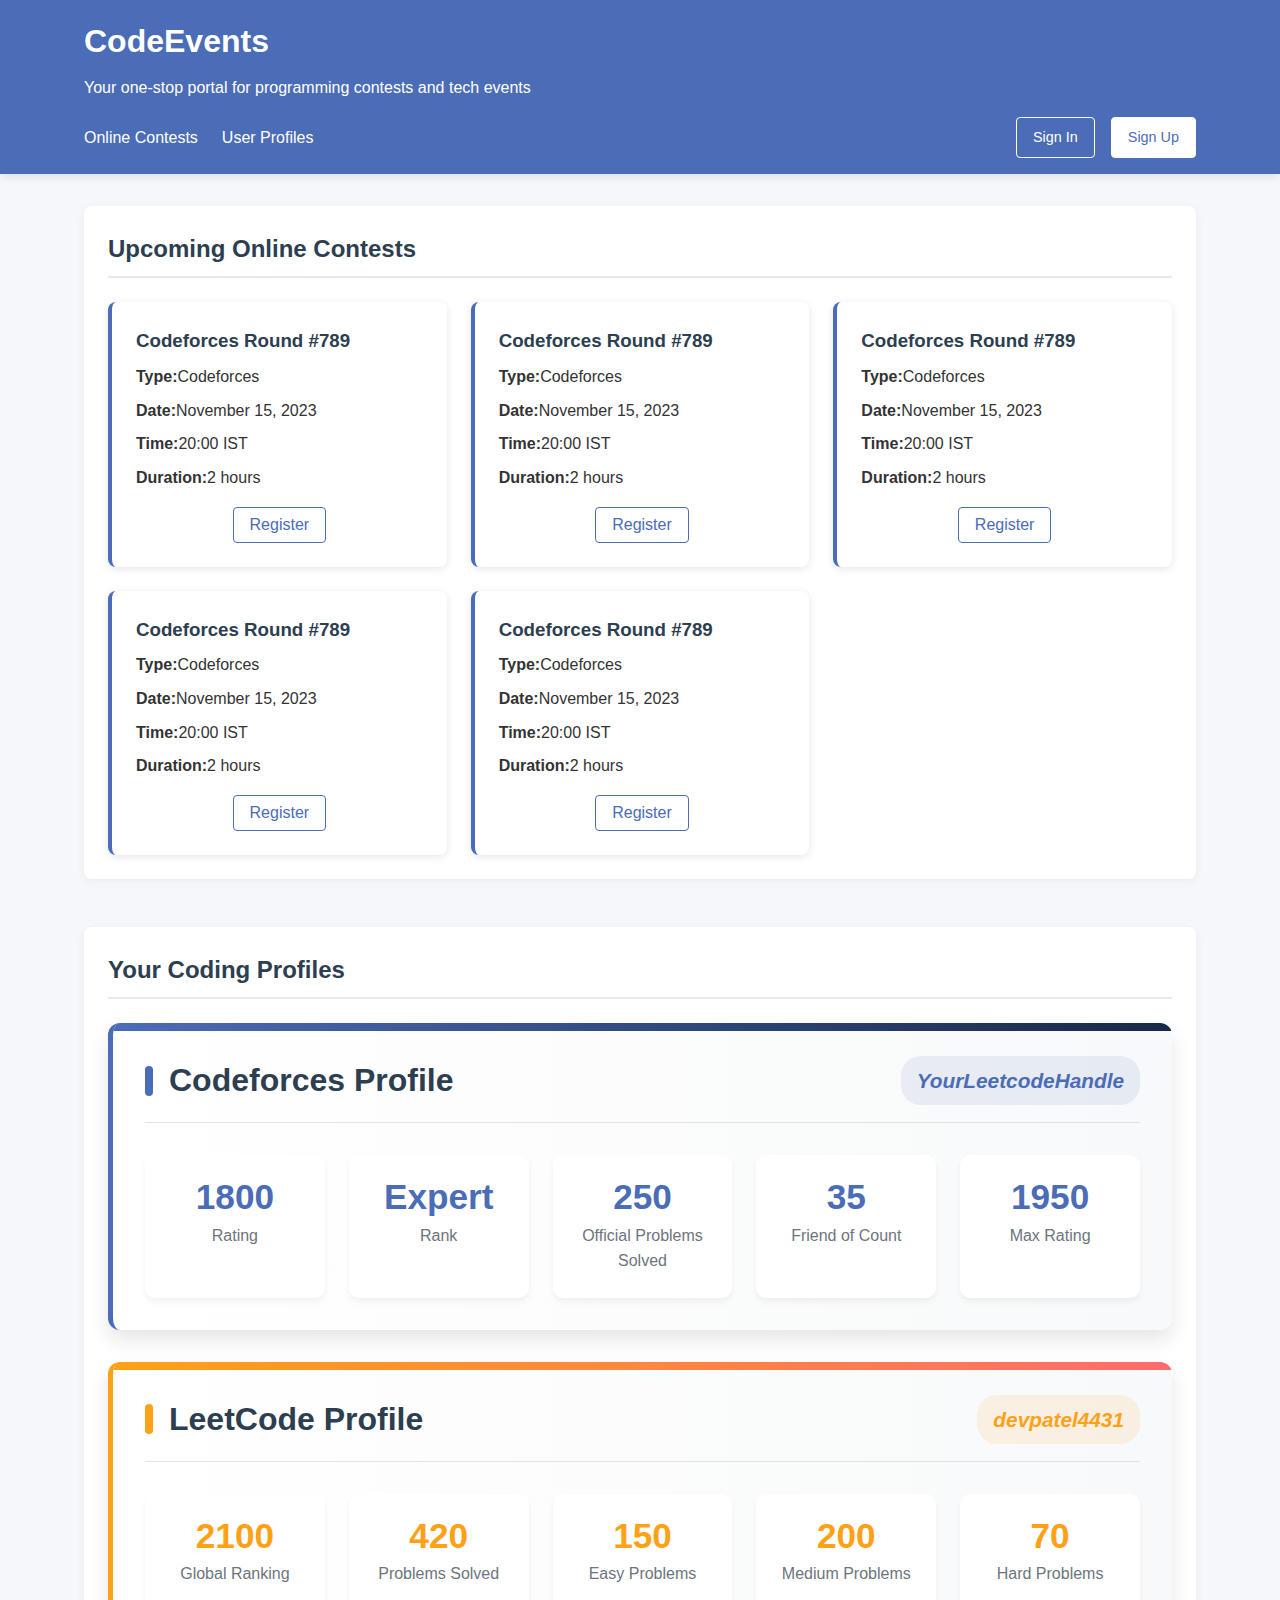
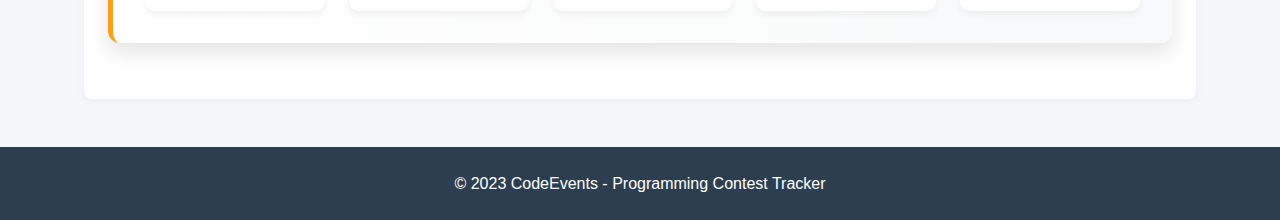
<file: Sem-2/intro_to_Web_Dev/index.html>
<!DOCTYPE html>
<html lang="en">
  <head>
    <meta charset="UTF-8" />
    <meta name="viewport" content="width=device-width, initial-scale=1.0" />
    <title>CodeEvents - Programming Contest Tracker</title>
    <link rel="stylesheet" href="index.css">
    <script type="module" src="script.js"></script>
  </head>
  <body>
    <header>
      <div class="container">
        <h1>CodeEvents</h1>
        <p>Your one-stop portal for programming contests and tech events</p>
        <div
          class="header-content"
          style="
            display: flex;
            justify-content: space-between;
            align-items: center;
          "
        >
          <nav>
            <ul>
              <li><a href="#online-contests">Online Contests</a></li>
              <li><a href="#user-profiles">User Profiles</a></li>
            </ul>
          </nav>
          <div class="auth-buttons">
            <a href="./signin.html" class="auth-btn">Sign In</a>
            <a href="./signup.html" class="auth-btn signup">Sign Up</a>
          </div>
        </div>
      </div>
    </header>

    <main class="container">
      <section id="online-contests">
        <h2>Upcoming Online Contests</h2>
        <div class="contest-list">
          <div class="contest-card" id="0">
            <h3>Codeforces Round #789</h3>
            <div class="contest-info">
              <p class="type"><strong>Type:</strong> Codeforces</p>
              <p class="date"><strong>Date:</strong> November 15, 2023</p>
              <p class="time"><strong>Time:</strong> 20:00 IST</p>
              <p class="duration"><strong>Duration:</strong> 2 hours</p>
            </div>
            <div class="contest-actions">
              <button class="reminder-btn">Register</button>
            </div>
          </div>

          <div class="contest-card" id="1">
            <h3>Codeforces Round #789</h3>
            <div class="contest-info">
              <p class="type"><strong>Type:</strong> Codeforces</p>
              <p class="date"><strong>Date:</strong> November 15, 2023</p>
              <p class="time"><strong>Time:</strong> 20:00 IST</p>
              <p class="duration"><strong>Duration:</strong> 2 hours</p>
            </div>
            <div class="contest-actions">
              <button class="reminder-btn">Register</button>
            </div>
          </div>

          <div class="contest-card" id="2">
            <h3>Codeforces Round #789</h3>
            <div class="contest-info">
              <p class="type"><strong>Type:</strong> Codeforces</p>
              <p class="date"><strong>Date:</strong> November 15, 2023</p>
              <p class="time"><strong>Time:</strong> 20:00 IST</p>
              <p class="duration"><strong>Duration:</strong> 2 hours</p>
            </div>
            <div class="contest-actions">
              <button class="reminder-btn">Register</button>
            </div>
          </div>

          <div class="contest-card" id="3">
            <h3>Codeforces Round #789</h3>
            <div class="contest-info">
              <p class="type"><strong>Type:</strong> Codeforces</p>
              <p class="date"><strong>Date:</strong> November 15, 2023</p>
              <p class="time"><strong>Time:</strong> 20:00 IST</p>
              <p class="duration"><strong>Duration:</strong> 2 hours</p>
            </div>
            <div class="contest-actions">
              <button class="reminder-btn">Register</button>
            </div>
          </div>

          <div class="contest-card" id="4">
            <h3>Codeforces Round #789</h3>
            <div class="contest-info">
              <p class="type"><strong>Type:</strong> Codeforces</p>
              <p class="date"><strong>Date:</strong> November 15, 2023</p>
              <p class="time"><strong>Time:</strong> 20:00 IST</p>
              <p class="duration"><strong>Duration:</strong> 2 hours</p>
            </div>
            <div class="contest-actions">
              <button class="reminder-btn">Register</button>
            </div>
          </div>
        </div>
      </section>

      <section id="user-profiles">
        <h2>Your Coding Profiles</h2>

        <!-- Codeforces Profile -->
        <div class="profile-card codeforces-card">
          <div class="profile-header CF">
            <h3>Codeforces Profile</h3>
            <i class="fas fa-code"
              ><span class="profile-handle" id="CFHandle"
                >YourLeetcodeHandle</span
              ></i
            >
          </div>
          <div class="profile-stats ps1">
            <div class="stat-item">
              <div class="stat-value rating">1800</div>
              <div class="stat-label">Rating</div>
            </div>
            <div class="stat-item">
              <div class="stat-value rank">Expert</div>
              <div class="stat-label">Rank</div>
            </div>
            <div class="stat-item">
              <div class="stat-value probs">250</div>
              <div class="stat-label">Official Problems Solved</div>
            </div>
            <div class="stat-item">
              <div class="stat-value frdcnt">35</div>
              <div class="stat-label">Friend of Count</div>
            </div>
            <div class="stat-item">
              <div class="stat-value max-rating">1950</div>
              <div class="stat-label">Max Rating</div>
            </div>
          </div>
        </div>

        <!-- LeetCode Profile -->
        <div class="profile-card leetcode-card">
          <div class="profile-header LC">
            <h3>LeetCode Profile</h3>
            <i class="fas fa-code"
              ><span class="profile-handle" id="LCHandle"
                >YourLeetcodeHandle</span
              ></i
            >
          </div>
          <div class="profile-stats LCprofile">
            <div class="stat-item">
              <div class="stat-value" id="LCRating">2100</div>
              <div class="stat-label">Global Ranking</div>
            </div>
            <div class="stat-item">
              <div class="stat-value" id="LCProbs">420</div>
              <div class="stat-label">Problems Solved</div>
            </div>
            <div class="stat-item">
              <div class="stat-value" id="LCEasy">150</div>
              <div class="stat-label">Easy Problems</div>
            </div>
            <div class="stat-item">
              <div class="stat-value" id="LCMid">200</div>
              <div class="stat-label">Medium Problems</div>
            </div>
            <div class="stat-item">
              <div class="stat-value" id="LCHard">70</div>
              <div class="stat-label">Hard Problems</div>
            </div>
          </div>
        </div>
      </section>
    </main>

    <footer>
      <div class="container">
        <p>&copy; 2023 CodeEvents - Programming Contest Tracker</p>
      </div>
    </footer>
  </body>
</html>
</file>
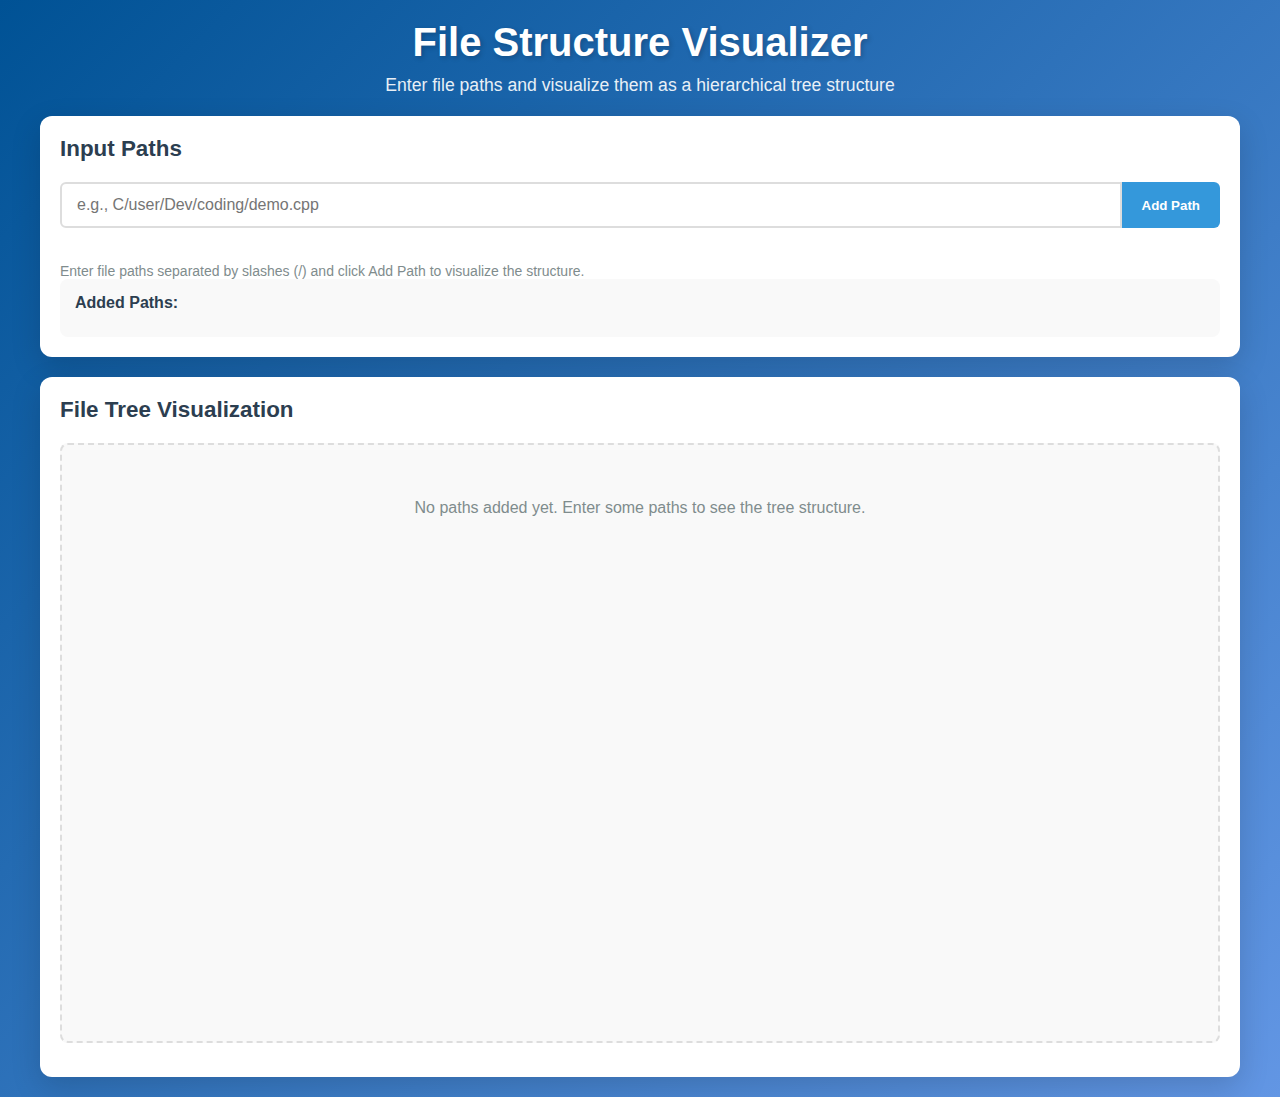
<file: Sem-3/Data_Structures/index.html>
<!DOCTYPE html>
<html lang="en">
  <head>
    <meta charset="UTF-8" />
    <meta name="viewport" content="width=device-width, initial-scale=1.0" />
    <title>File Structure Visualizer</title>
    <link
      rel="stylesheet"
      href="https://cdnjs.cloudflare.com/ajax/libs/font-awesome/6.4.0/css/all.min.css"
    />
    <link rel="stylesheet" href="style.css" />
  </head>
  <body>
    <div class="container">
      <header>
        <h1>File Structure Visualizer</h1>
        <p>
          Enter file paths and visualize them as a hierarchical tree structure
        </p>
      </header>

      <div class="main-content">
        <div class="input-section">
          <h2>Input Paths</h2>
          <div class="input-form">
            <input
              type="text"
              id="path-input"
              placeholder="e.g., C/user/Dev/coding/demo.cpp"
            />
            <button id="add-btn">Add Path</button>
          </div>
          <p class="instructions">
            Enter file paths separated by slashes (/) and click Add Path to
            visualize the structure.
          </p>

          <div class="paths-list">
            <h3>Added Paths:</h3>
            <div id="paths-container"></div>
          </div>
        </div>

        <div class="visualization-section">
          <h2>File Tree Visualization</h2>
          <div class="tree-container">
            <div id="file-tree" class="file-tree">
              <div class="empty-state">
                No paths added yet. Enter some paths to see the tree structure.
              </div>
            </div>
          </div>
        </div>
      </div>
    </div>
    <script src="script.js"></script>
  </body>
</html>
</file>
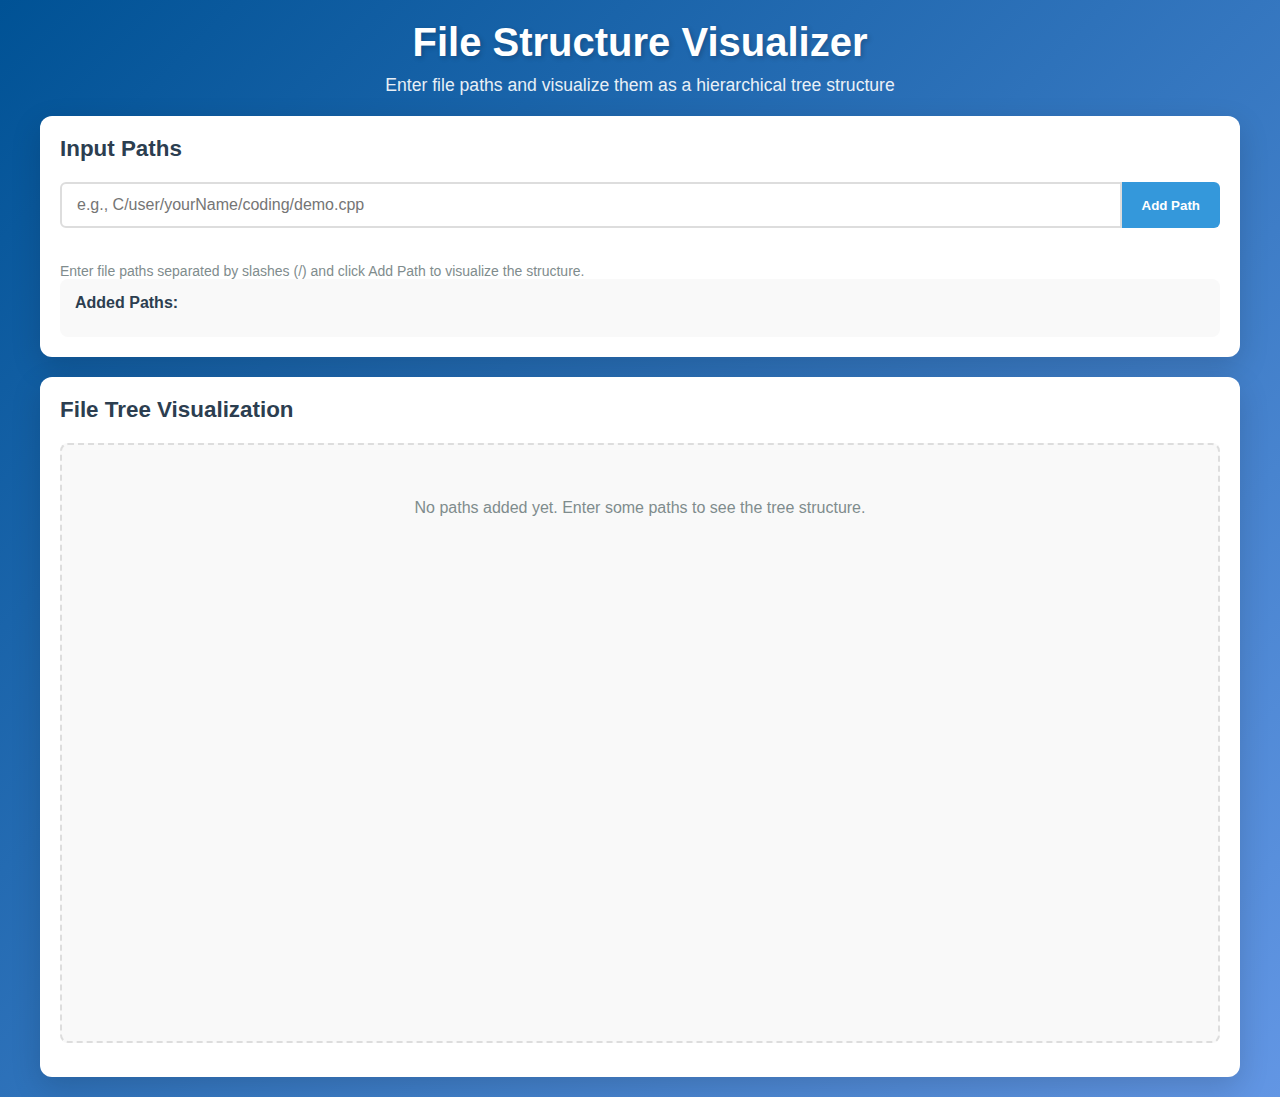
<file: University_Assignments/Sem-3/Data_Structures/index.html>
<!DOCTYPE html>
<html lang="en">
  <head>
    <meta charset="UTF-8" />
    <meta name="viewport" content="width=device-width, initial-scale=1.0" />
    <title>File Structure Visualizer</title>
    <link
      rel="stylesheet"
      href="https://cdnjs.cloudflare.com/ajax/libs/font-awesome/6.4.0/css/all.min.css"
    />
    <link rel="stylesheet" href="style.css" />
  </head>
  <body>
    <div class="container">
      <header>
        <h1>File Structure Visualizer</h1>
        <p>
          Enter file paths and visualize them as a hierarchical tree structure
        </p>
      </header>

      <div class="main-content">
        <div class="input-section">
          <h2>Input Paths</h2>
          <div class="input-form">
            <input
              type="text"
              id="path-input"
              placeholder="e.g., C/user/yourName/coding/demo.cpp"
            />
            <button id="add-btn">Add Path</button>
          </div>
          <p class="instructions">
            Enter file paths separated by slashes (/) and click Add Path to
            visualize the structure.
          </p>

          <div class="paths-list">
            <h3>Added Paths:</h3>
            <div id="paths-container"></div>
          </div>
        </div>

        <div class="visualization-section">
          <h2>File Tree Visualization</h2>
          <div class="tree-container">
            <div id="file-tree" class="file-tree">
              <div class="empty-state">
                No paths added yet. Enter some paths to see the tree structure.
              </div>
            </div>
          </div>
        </div>
      </div>
    </div>
    <script src="script.js"></script>
  </body>
</html>
</file>
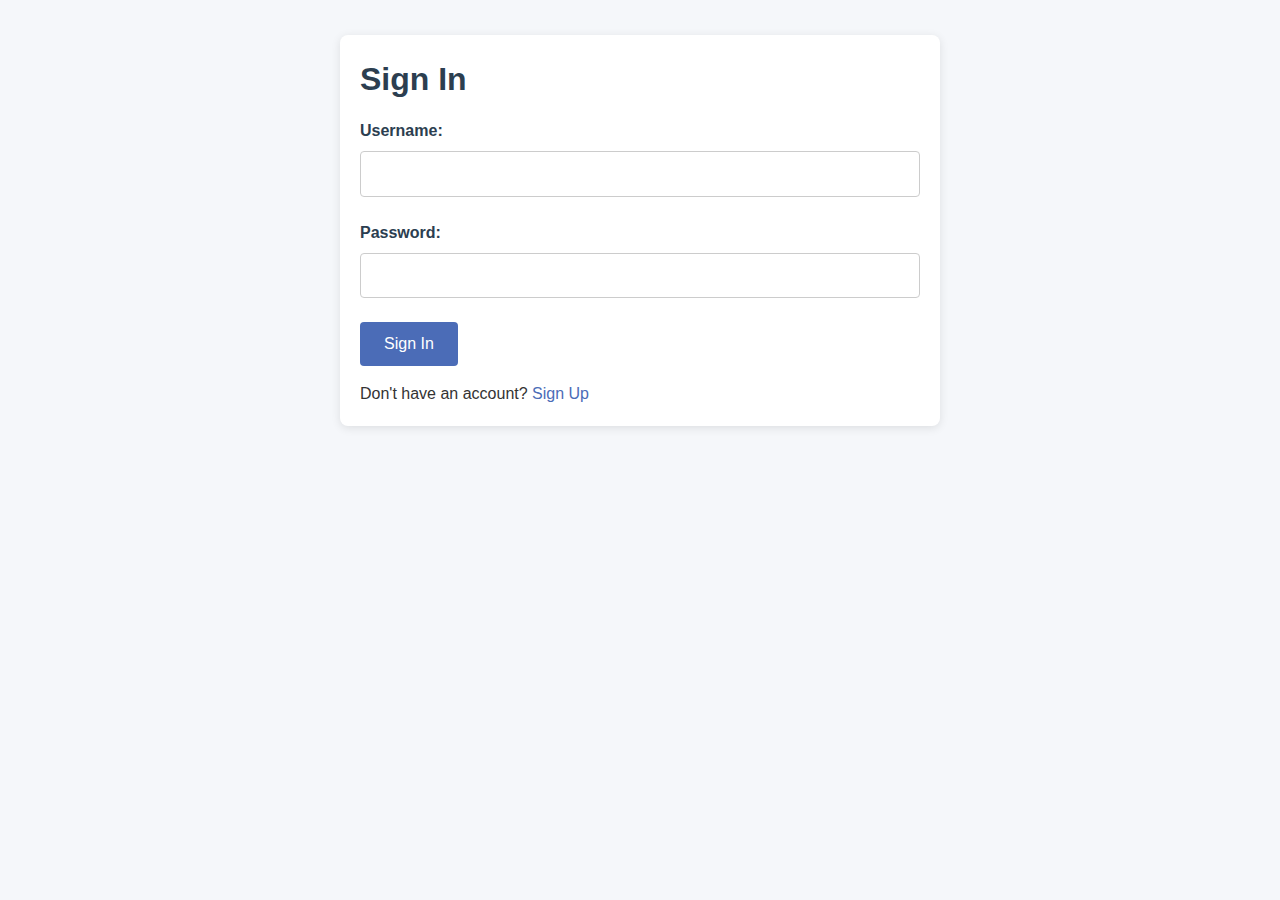
<file: Sem-2/intro_to_Web_Dev/signin.html>
<!DOCTYPE html>
<html lang="en">
<head>
    <meta charset="UTF-8">
    <meta name="viewport" content="width=device-width, initial-scale=1.0">
    <title>Sign In - CodeEvents</title>
    <link rel="stylesheet" href="styles.css">
</head>
<body>
    <div class="container">
        <h1>Sign In</h1>
        <form id="signin-form" action="index.html">
            <div class="form-group">
                <label for="username">Username:</label>
                <input type="text" id="username" name="username" required>
            </div>
            <div class="form-group">
                <label for="password">Password:</label>
                <input type="password" id="password" name="password" required>
            </div>
            <button type="submit">Sign In</button>
        </form>
        <p>Don't have an account? <a href="signup.html">Sign Up</a></p>
    </div>
    <script src="script.js"></script>
</body>
</html>
</file>
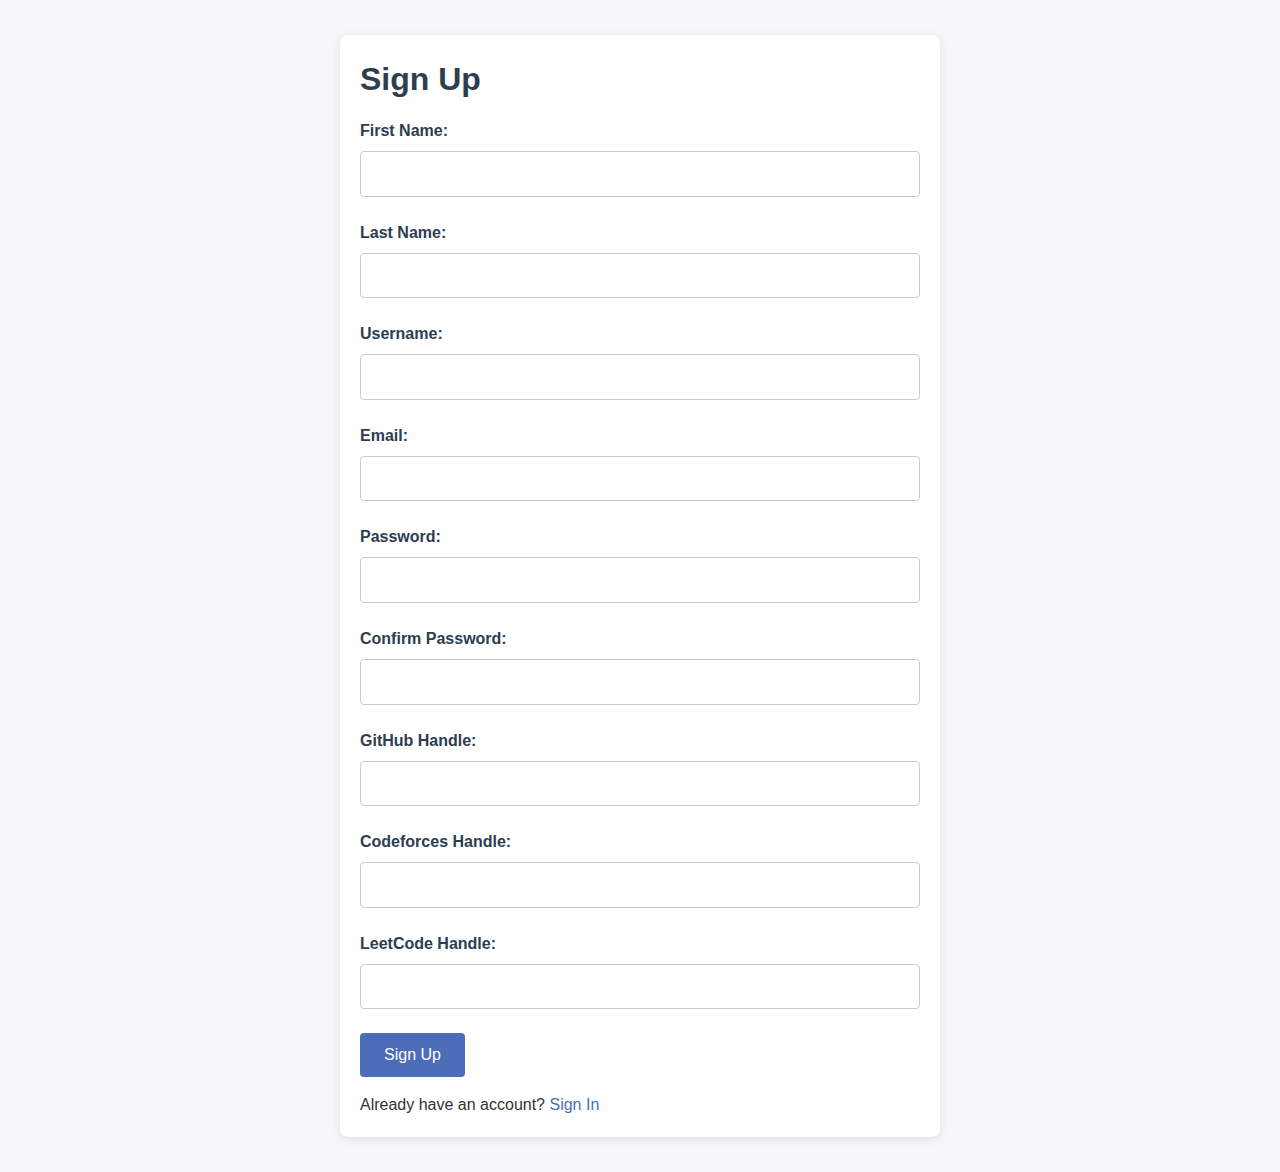
<file: Sem-2/intro_to_Web_Dev/signup.html>
<!DOCTYPE html>
<html lang="en">
  <head>
    <meta charset="UTF-8" />
    <meta name="viewport" content="width=device-width, initial-scale=1.0" />
    <title>Sign Up - CodeEvents</title>
    <link rel="stylesheet" href="styles.css" />
    <script src="https://code.jquery.com/jquery-3.6.0.min.js"></script>
  </head>
  <body>
    <div class="container">
      <h1>Sign Up</h1>
      <form id="signup-form" action="index.html" method="get">
        <div class="form-group">
          <label>First Name:</label>
          <input type="text" class="input-field" name="first-name" required />
          <span class="error">First Name is required</span>
        </div>
        <div class="form-group">
          <label>Last Name:</label>
          <input type="text" class="input-field" name="last-name" required />
          <span class="error">Last Name is required</span>
        </div>
        <div class="form-group">
          <label>Username:</label>
          <input type="text" class="input-field" name="username" required />
          <span class="error">Username is required</span>
        </div>
        <div class="form-group">
          <label>Email:</label>
          <input type="email" class="input-field" name="email" required />
          <span class="error">Enter a valid email</span>
        </div>
        <div class="form-group">
          <label>Password:</label>
          <input type="password" class="input-field" name="password" required />
          <span class="error">Password is required</span>
        </div>
        <div class="form-group">
          <label>Confirm Password:</label>
          <input
            type="password"
            class="input-field"
            name="confirm-password"
            required
          />
          <span class="error">Passwords do not match</span>
        </div>
        <div class="form-group">
          <label>GitHub Handle:</label>
          <input type="text" class="input-field" name="github-handle" />
        </div>
        <div class="form-group">
          <label>Codeforces Handle:</label>
          <input type="text" class="input-field" name="codeforces-handle" />
        </div>
        <div class="form-group">
          <label>LeetCode Handle:</label>
          <input type="text" class="input-field" name="leetcode-handle" />
        </div>
        <button type="submit">Sign Up</button>
      </form>
      <p>Already have an account? <a href="signin.html">Sign In</a></p>
    </div>

    <script>
      $(document).ready(function () {
        $("#signup-form").submit(function (event) {
          let isValid = true;
          $(".error").hide();

          $(".input-field").each(function () {
            if ($(this).val().trim() === "") {
              $(this).siblings(".error").show();
              isValid = false;
            }
          });

          let email = $("input[name='email']").val();
          let emailPattern = /^[a-zA-Z0-9._%+-]+@[a-zA-Z0-9.-]+\.[a-zA-Z]{2,}$/;
          if (!emailPattern.test(email)) {
            $("input[name='email']").siblings(".error").show();
            isValid = false;
          }

          let password = $("input[name='password']").val();
          let confirmPassword = $("input[name='confirm-password']").val();
          if (password !== confirmPassword) {
            $("input[name='confirm-password']").siblings(".error").show();
            isValid = false;
          }

          if (!isValid) {
            event.preventDefault();
          }
        });
      });
    </script>
  </body>
</html>
</file>
<file: Sem-2/intro_to_Web_Dev/index.css>
* {
  margin: 0;
  padding: 0;
  box-sizing: border-box;
  font-family: "Segoe UI", Tahoma, Geneva, Verdana, sans-serif;
}

body {
  background-color: #f5f7fa;
  color: #333;
  line-height: 1.6;
}

.container {
  width: 90%;
  max-width: 1200px;
  margin: 0 auto;
  padding: 0 20px;
}

header {
  background-color: #4b6cb7;
  color: white;
  padding: 1rem 0;
  box-shadow: 0 2px 10px rgba(0, 0, 0, 0.1);
}

header h1 {
  font-size: 2rem;
  margin-bottom: 0.5rem;
}

header p {
  font-size: 1rem;
  margin-bottom: 1rem;
}

nav ul {
  display: flex;
  list-style: none;
}

nav ul li {
  margin-right: 1.5rem;
}

nav ul li a {
  color: white;
  text-decoration: none;
  font-weight: 500;
  padding: 0.5rem 0;
  border-bottom: 2px solid transparent;
  transition: border-color 0.3s;
}

nav ul li a:hover {
  border-color: white;
}

.auth-buttons {
  margin-left: auto;
  display: flex;
  gap: 1rem;
}

.auth-btn {
  background-color: transparent;
  color: white;
  border: 1px solid white;
  padding: 0.5rem 1rem;
  border-radius: 4px;
  cursor: pointer;
  font-size: 0.9rem;
  transition: all 0.3s;
  text-decoration: none;
}

.auth-btn.signup {
  background-color: white;
  color: #4b6cb7;
}

.auth-btn:hover {
  transform: translateY(-2px);
  box-shadow: 0 2px 5px rgba(0, 0, 0, 0.2);
}

main {
  padding: 2rem 0;
}

section {
  margin-bottom: 3rem;
  background: white;
  border-radius: 8px;
  padding: 1.5rem;
  box-shadow: 0 2px 10px rgba(0, 0, 0, 0.05);
}

#online-contests {
  margin-top: 2rem;
}

h2 {
  color: #2c3e50;
  margin-bottom: 1.5rem;
  padding-bottom: 0.5rem;
  border-bottom: 2px solid #eaeaea;
}

button {
  background-color: #4b6cb7;
  color: white;
  border: none;
  padding: 0.8rem 1.5rem;
  border-radius: 4px;
  cursor: pointer;
  font-size: 1rem;
  font-weight: 500;
  transition: background-color 0.3s;
}

button:hover {
  background-color: #3a5795;
}

.contest-list,
.event-list {
  display: grid;
  grid-template-columns: repeat(auto-fill, minmax(300px, 1fr));
  gap: 1.5rem;
}

.contest-card,
.event-card {
  background: white;
  border-radius: 8px;
  padding: 1.5rem;
  box-shadow: 0 2px 8px rgba(0, 0, 0, 0.1);
  border-left: 4px solid #4b6cb7;
  transition: transform 0.3s;
}

.contest-card:hover,
.event-card:hover {
  transform: translateY(-5px);
}

.contest-card h3,
.event-card h3 {
  color: #2c3e50;
  margin-bottom: 0.5rem;
}

.contest-info,
.event-info {
  margin-bottom: 1rem;
}

.contest-info p,
.event-info p {
  margin-bottom: 0.5rem;
  display: flex;
  align-items: center;
}

.contest-actions,
.event-actions {
  display: flex;
  justify-content: center;
}

.reminder-btn {
  background-color: transparent;
  color: #4b6cb7;
  border: 1px solid #4b6cb7;
  padding: 0.5rem 1rem;
}

.reminder-btn:hover {
  background-color: #f0f4ff;
}

.loading {
  text-align: center;
  padding: 2rem;
  font-size: 1.2rem;
  color: #666;
}

.error-message {
  background-color: #ffe6e6;
  color: #d33;
  padding: 1rem;
  border-radius: 4px;
  margin-bottom: 1rem;
  border-left: 4px solid #d33;
}

footer {
  background-color: #2c3e50;
  color: white;
  padding: 1.5rem 0;
  text-align: center;
  margin-top: 2rem;
}

.profile-card {
  background: linear-gradient(to right, #ffffff, #f8f9fa);
  border-radius: 12px;
  padding: 2rem;
  box-shadow: 0 10px 20px rgba(0, 0, 0, 0.1);
  margin-bottom: 2rem;
  transition: all 0.3s ease;
  width: 100%;
  position: relative;
  overflow: hidden;
}

.profile-card::before {
  content: "";
  position: absolute;
  top: 0;
  left: 0;
  width: 100%;
  height: 8px;
  background: linear-gradient(to right, #4b6cb7, #182848);
}

.profile-card:hover {
  transform: translateY(-10px);
  box-shadow: 0 15px 30px rgba(0, 0, 0, 0.15);
}

.profile-header {
  display: flex;
  justify-content: space-between;
  align-items: center;
  margin-bottom: 2rem;
  padding-bottom: 1rem;
  border-bottom: 1px solid rgba(0, 0, 0, 0.1);
}

.profile-header h3 {
  font-size: 2rem;
  color: #2c3e50;
  font-weight: 700;
  position: relative;
  padding-left: 1.5rem;
}

.profile-header h3::before {
  content: "";
  position: absolute;
  left: 0;
  top: 50%;
  transform: translateY(-50%);
  width: 8px;
  height: 30px;
  background-color: #4b6cb7;
  border-radius: 4px;
}

.profile-handle {
  font-size: 1.3rem;
  font-weight: 600;
  color: #4b6cb7;
  background-color: rgba(75, 108, 183, 0.1);
  padding: 0.5rem 1rem;
  border-radius: 20px;
  display: inline-flex;
  align-items: center;
}

.profile-handle i {
  margin-right: 8px;
}

.profile-stats {
  display: flex;
  flex-wrap: wrap;
  gap: 1.5rem;
  justify-content: space-between;
}

.stat-item {
  flex: 1;
  min-width: 150px;
  background-color: #ffffff;
  padding: 1.5rem;
  border-radius: 10px;
  box-shadow: 0 4px 6px rgba(0, 0, 0, 0.05);
  text-align: center;
  transition: all 0.3s ease;
  position: relative;
  overflow: hidden;
}

.stat-item::after {
  content: "";
  position: absolute;
  bottom: 0;
  left: 0;
  width: 100%;
  height: 4px;
  background: linear-gradient(to right, #4b6cb7, #182848);
  transform: scaleX(0);
  transform-origin: left;
  transition: transform 0.3s ease;
}

.stat-item:hover {
  transform: translateY(-5px);
  box-shadow: 0 8px 15px rgba(0, 0, 0, 0.1);
}

.stat-item:hover::after {
  transform: scaleX(1);
}

.stat-value {
  font-size: 2.2rem;
  font-weight: bold;
  color: #4b6cb7;
  margin-bottom: 0.5rem;
  line-height: 1;
}

.stat-label {
  font-size: 1rem;
  color: #6c757d;
  font-weight: 500;
}

.codeforces-card {
  border-left: 5px solid #4b6cb7;
}

.leetcode-card {
  border-left: 5px solid #ffa116;
}

.leetcode-card .stat-value {
  color: #ffa116;
}

.leetcode-card .profile-header h3::before {
  background-color: #ffa116;
}

.leetcode-card::before {
  background: linear-gradient(to right, #ffa116, #ff6b6b);
}

.leetcode-card .stat-item::after {
  background: linear-gradient(to right, #ffa116, #ff6b6b);
}

.leetcode-card .profile-handle {
  color: #ffa116;
  background-color: rgba(255, 161, 22, 0.1);
}
</file>
<file: Sem-3/Data_Structures/style.css>
* {
  margin: 0;
  padding: 0;
  box-sizing: border-box;
  font-family: "Segoe UI", Tahoma, Geneva, Verdana, sans-serif;
}

body {
  background: linear-gradient(135deg, #005295 0%, #6296e4 100%);
  min-height: 100vh;
  padding: 20px;
  overflow-x: hidden;
  overflow-y: auto;
}

.container {
  width: 100%;
  max-width: 1200px;
  margin: 0 auto;
  display: flex;
  flex-direction: column;
  min-height: 100vh;
  gap: 20px;
  overflow: visible;
}

header {
  text-align: center;
  color: white;
}

header h1 {
  font-size: 2.5rem;
  margin-bottom: 10px;
  text-shadow: 2px 2px 5px rgba(0, 0, 0, 0.2);
}

header p {
  font-size: 1.1rem;
  max-width: 600px;
  margin: 0 auto;
  opacity: 0.9;
}

.main-content {
  display: flex;
  flex-direction: column;
  height: 100%;
  gap: 20px;
}

.input-section {
  flex: 0 0 auto;
  background: white;
  border-radius: 12px;
  padding: 20px;
  box-shadow: 0 10px 30px rgba(0, 0, 0, 0.15);
  max-height: 350px;
  min-width: 0;
  overflow: visible;
  display: flex;
  flex-direction: column;
}

.input-section h2 {
  color: #2c3e50;
  margin-bottom: 20px;
  font-size: 1.4rem;
}

.input-form {
  display: flex;
  margin-bottom: 20px;
}

#path-input {
  flex: 1;
  padding: 12px 15px;
  border: 2px solid #ddd;
  border-radius: 6px 0 0 6px;
  font-size: 16px;
  transition: border-color 0.3s;
}

#path-input:focus {
  outline: none;
  border-color: #3498db;
}

#add-btn {
  background: #3498db;
  color: white;
  border: none;
  padding: 12px 20px;
  border-radius: 0 6px 6px 0;
  cursor: pointer;
  font-weight: 600;
  transition: background 0.3s;
}

#add-btn:hover {
  background: #2980b9;
}

.instructions {
  margin-top: 15px;
  font-size: 14px;
  color: #7f8c8d;
}

.paths-list {
  background: #f9f9f9;
  border-radius: 8px;
  padding: 15px;
  flex: 1;
  overflow-y: auto;
  max-height: 120px;
}

.paths-list h3 {
  font-size: 16px;
  margin-bottom: 10px;
  color: #2c3e50;
}

#paths-container {
  display: flex;
  flex-direction: column;
  gap: 8px;
}

.path-item {
  display: flex;
  justify-content: space-between;
  align-items: center;
  background: white;
  padding: 8px 12px;
  border-radius: 6px;
  font-size: 14px;
  border-left: 3px solid #3498db;
}

.path-item .delete-btn {
  color: #e74c3c;
  cursor: pointer;
  padding: 3px 6px;
  border-radius: 4px;
  transition: background 0.3s;
}

.path-item .delete-btn:hover {
  background: #ffece8;
}

.visualization-section {
  flex: 1 1 auto;
  background: white;
  border-radius: 12px;
  padding: 20px;
  box-shadow: 0 10px 30px rgba(0, 0, 0, 0.15);
  min-height: 700px;
  min-width: 0;
  overflow: visible;
  display: flex;
  flex-direction: column;
}

.visualization-section h2 {
  color: #2c3e50;
  margin-bottom: 20px;
  font-size: 1.4rem;
}

.tree-container {
  min-height: 600px;
  max-height: 900px;
  border: 2px dashed #ddd;
  border-radius: 8px;
  padding: 20px;
  background: #f9f9f9;
  overflow: auto;
  max-width: 100%;
}

.file-tree {
  font-family: "Consolas", monospace;
  line-height: 1.6;
}

.folder,
.file {
  margin: 5px 0;
  padding-left: 20px;
  position: relative;
}

.folder::before,
.file::before {
  position: absolute;
  left: 0;
}

.folder {
  font-weight: 600;
  color: #2c3e50;
  cursor: pointer;
}

.folder::before {
  content: "📁 ";
}

.folder.expanded::before {
  content: "📂 ";
}

.file {
  color: #7f8c8d;
}

.file::before {
  content: "📄 ";
}

.children {
  margin-left: 20px;
  display: none;
}

.expanded + .children {
  display: block;
}

.empty-state {
  text-align: center;
  color: #7f8c8d;
  padding: 30px 0;
}

footer {
  text-align: center;
  color: white;
  opacity: 0.8;
  font-size: 14px;
  margin-top: 20px;
}

@media (max-width: 768px) {
  .main-content {
    flex-direction: column;
  }
  .input-section,
  .visualization-section {
    max-width: 100vw;
    padding: 10px;
    box-sizing: border-box;
    max-height: none;
  }
  .tree-container {
    padding: 10px;
  }
  .paths-list {
    max-height: 80px;
  }
}
</file>
<file: University_Assignments/Sem-3/Data_Structures/style.css>
* {
  margin: 0;
  padding: 0;
  box-sizing: border-box;
  font-family: "Segoe UI", Tahoma, Geneva, Verdana, sans-serif;
}

body {
  background: linear-gradient(135deg, #005295 0%, #6296e4 100%);
  min-height: 100vh;
  padding: 20px;
  overflow-x: hidden;
  overflow-y: auto;
}

.container {
  width: 100%;
  max-width: 1200px;
  margin: 0 auto;
  display: flex;
  flex-direction: column;
  min-height: 100vh;
  gap: 20px;
  overflow: visible;
}

header {
  text-align: center;
  color: white;
}

header h1 {
  font-size: 2.5rem;
  margin-bottom: 10px;
  text-shadow: 2px 2px 5px rgba(0, 0, 0, 0.2);
}

header p {
  font-size: 1.1rem;
  max-width: 600px;
  margin: 0 auto;
  opacity: 0.9;
}

.main-content {
  display: flex;
  flex-direction: column;
  height: 100%;
  gap: 20px;
}

.input-section {
  flex: 0 0 auto;
  background: white;
  border-radius: 12px;
  padding: 20px;
  box-shadow: 0 10px 30px rgba(0, 0, 0, 0.15);
  max-height: 350px;
  min-width: 0;
  overflow: visible;
  display: flex;
  flex-direction: column;
}

.input-section h2 {
  color: #2c3e50;
  margin-bottom: 20px;
  font-size: 1.4rem;
}

.input-form {
  display: flex;
  margin-bottom: 20px;
}

#path-input {
  flex: 1;
  padding: 12px 15px;
  border: 2px solid #ddd;
  border-radius: 6px 0 0 6px;
  font-size: 16px;
  transition: border-color 0.3s;
}

#path-input:focus {
  outline: none;
  border-color: #3498db;
}

#add-btn {
  background: #3498db;
  color: white;
  border: none;
  padding: 12px 20px;
  border-radius: 0 6px 6px 0;
  cursor: pointer;
  font-weight: 600;
  transition: background 0.3s;
}

#add-btn:hover {
  background: #2980b9;
}

.instructions {
  margin-top: 15px;
  font-size: 14px;
  color: #7f8c8d;
}

.paths-list {
  background: #f9f9f9;
  border-radius: 8px;
  padding: 15px;
  flex: 1;
  overflow-y: auto;
  max-height: 120px;
}

.paths-list h3 {
  font-size: 16px;
  margin-bottom: 10px;
  color: #2c3e50;
}

#paths-container {
  display: flex;
  flex-direction: column;
  gap: 8px;
}

.path-item {
  display: flex;
  justify-content: space-between;
  align-items: center;
  background: white;
  padding: 8px 12px;
  border-radius: 6px;
  font-size: 14px;
  border-left: 3px solid #3498db;
}

.path-item .delete-btn {
  color: #e74c3c;
  cursor: pointer;
  padding: 3px 6px;
  border-radius: 4px;
  transition: background 0.3s;
}

.path-item .delete-btn:hover {
  background: #ffece8;
}

.visualization-section {
  flex: 1 1 auto;
  background: white;
  border-radius: 12px;
  padding: 20px;
  box-shadow: 0 10px 30px rgba(0, 0, 0, 0.15);
  min-height: 700px;
  min-width: 0;
  overflow: visible;
  display: flex;
  flex-direction: column;
}

.visualization-section h2 {
  color: #2c3e50;
  margin-bottom: 20px;
  font-size: 1.4rem;
}

.tree-container {
  min-height: 600px;
  max-height: 900px;
  border: 2px dashed #ddd;
  border-radius: 8px;
  padding: 20px;
  background: #f9f9f9;
  overflow: auto;
  max-width: 100%;
}

.file-tree {
  font-family: "Consolas", monospace;
  line-height: 1.6;
}

.folder,
.file {
  margin: 5px 0;
  padding-left: 20px;
  position: relative;
}

.folder::before,
.file::before {
  position: absolute;
  left: 0;
}

.folder {
  font-weight: 600;
  color: #2c3e50;
  cursor: pointer;
}

.folder::before {
  content: "📁 ";
}

.folder.expanded::before {
  content: "📂 ";
}

.file {
  color: #7f8c8d;
}

.file::before {
  content: "📄 ";
}

.children {
  margin-left: 20px;
  display: none;
}

.expanded + .children {
  display: block;
}

.empty-state {
  text-align: center;
  color: #7f8c8d;
  padding: 30px 0;
}

footer {
  text-align: center;
  color: white;
  opacity: 0.8;
  font-size: 14px;
  margin-top: 20px;
}

@media (max-width: 768px) {
  .main-content {
    flex-direction: column;
  }
  .input-section,
  .visualization-section {
    max-width: 100vw;
    padding: 10px;
    box-sizing: border-box;
    max-height: none;
  }
  .tree-container {
    padding: 10px;
  }
  .paths-list {
    max-height: 80px;
  }
}
</file>
<file: Sem-2/intro_to_Web_Dev/styles.css>
* {
  margin: 0;
  padding: 0;
  box-sizing: border-box;
  font-family: "Segoe UI", Tahoma, Geneva, Verdana, sans-serif;
}

body {
  margin-top: 35px;
  margin-bottom: 35px;
  background-color: #f5f7fa;
  color: #333;
  line-height: 1.5;
}

.container {
  width: 90%;
  max-width: 600px;
  margin: 0 auto;
  padding: 20px;
  background: white;
  border-radius: 8px;
  box-shadow: 0 2px 10px rgba(0, 0, 0, 0.1);
}

h1 {
  color: #2c3e50;
  margin-bottom: 1rem;
}

.form-group {
  margin-bottom: 1rem;
}

label {
  display: block;
  margin-bottom: 0.5rem;
  font-weight: 600;
}

input[type="text"],
input[type="password"] {
  width: 100%;
  padding: 0.5rem;
  border: 1px solid #ccc;
  border-radius: 4px;
  transition: border-color 0.3s;
}

input[type="text"]:focus,
input[type="password"]:focus {
  border-color: #4b6cb7;
}

button {
  background-color: #4b6cb7;
  color: white;
  border: none;
  padding: 0.8rem 1.5rem;
  border-radius: 4px;
  cursor: pointer;
  font-size: 1rem;
  font-weight: 500;
  transition: background-color 0.3s;
}

button:hover {
  background-color: #3a5795;
}

p {
  margin-top: 1rem;
}

a {
  color: #4b6cb7;
  text-decoration: none;
}

a:hover {
  text-decoration: underline;
}

.form-group {
  margin-bottom: 1.5rem;
}

.form-group label {
  display: block;
  margin-bottom: 0.5rem;
  font-weight: bold;
  color: #2c3e50;
}

.form-group input {
  width: 100%;
  padding: 0.8rem;
  border: 1px solid #ccc;
  border-radius: 4px;
  font-size: 1rem;
  transition: border-color 0.3s;
}

.form-group input:focus {
  border-color: #4b6cb7;
  outline: none;
}

.error {
  color: red;
  font-size: 0.9rem;
  display: none;
}

button {
  background-color: #4b6cb7;
  color: white;
  border: none;
  padding: 0.8rem 1.5rem;
  border-radius: 4px;
  cursor: pointer;
  font-size: 1rem;
  font-weight: 500;
  transition: background-color 0.3s;
}

button:hover {
  background-color: #3a5795;
}
</file>
